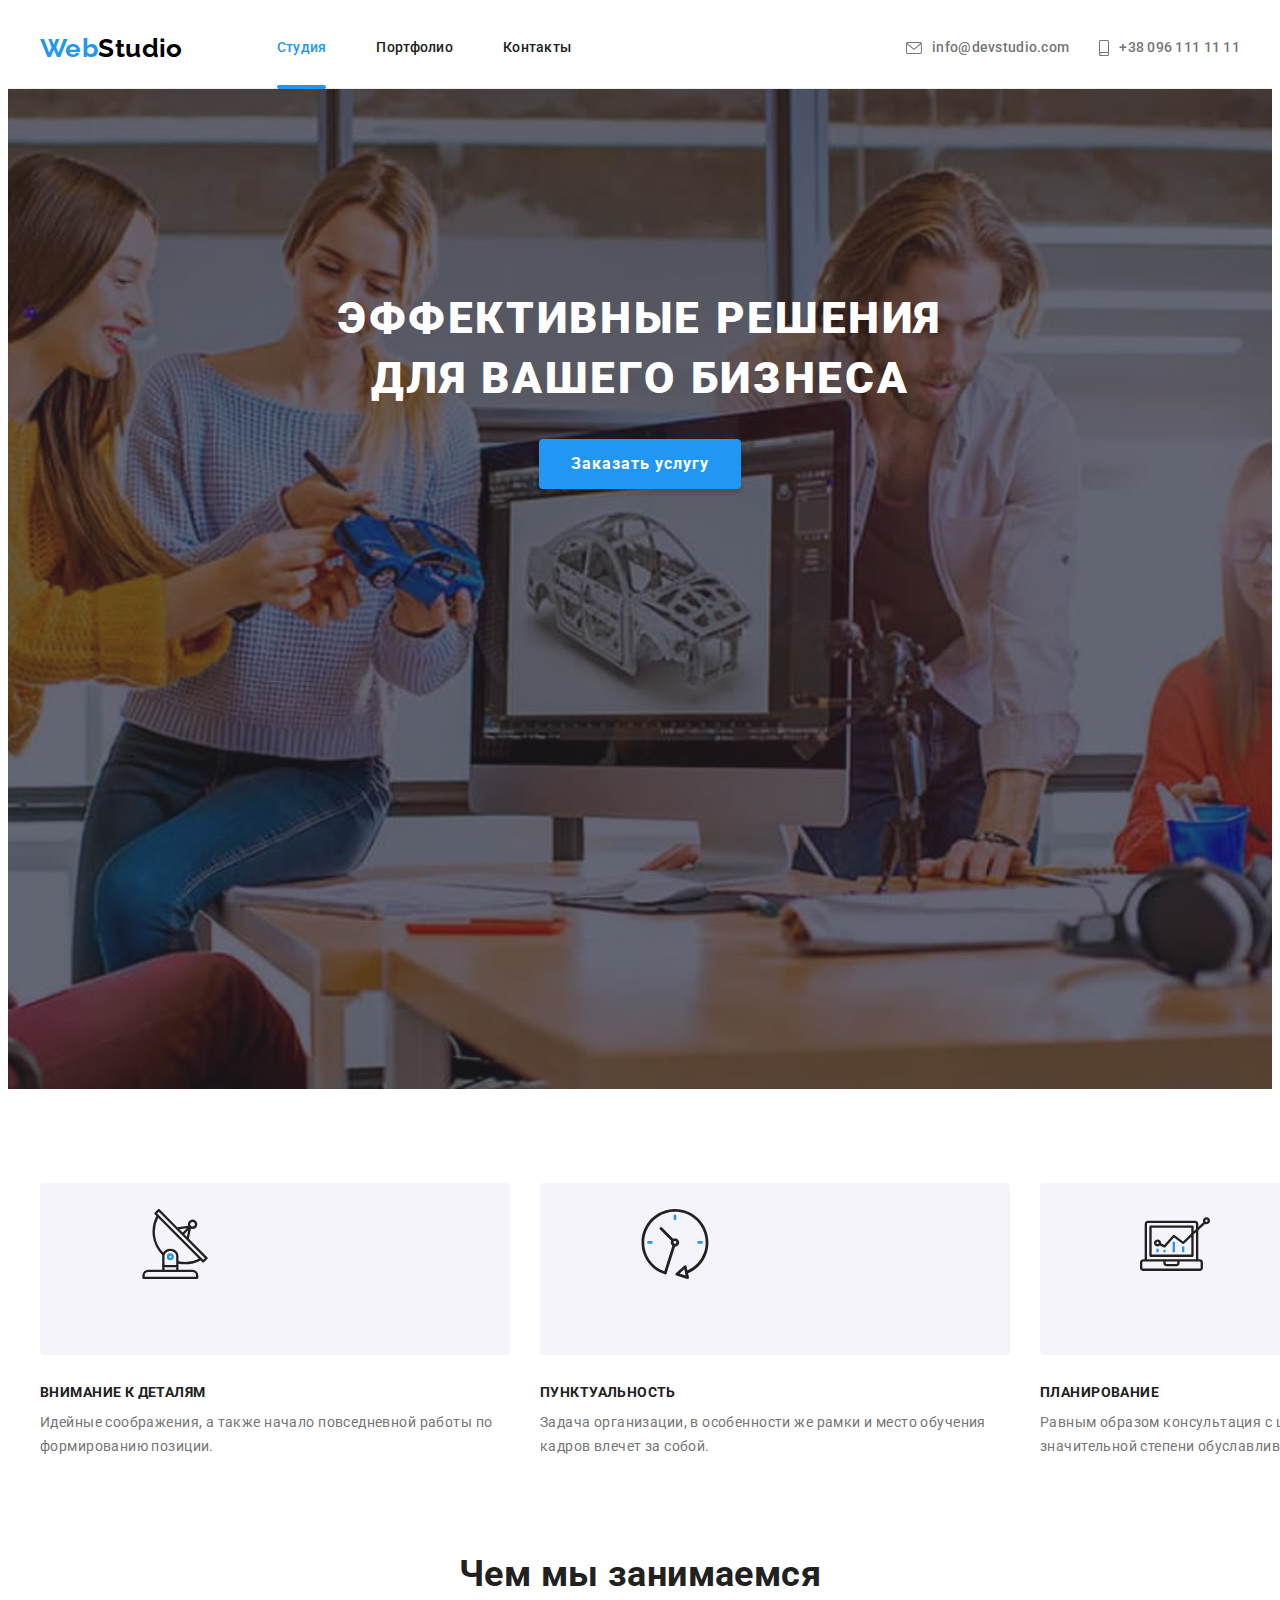
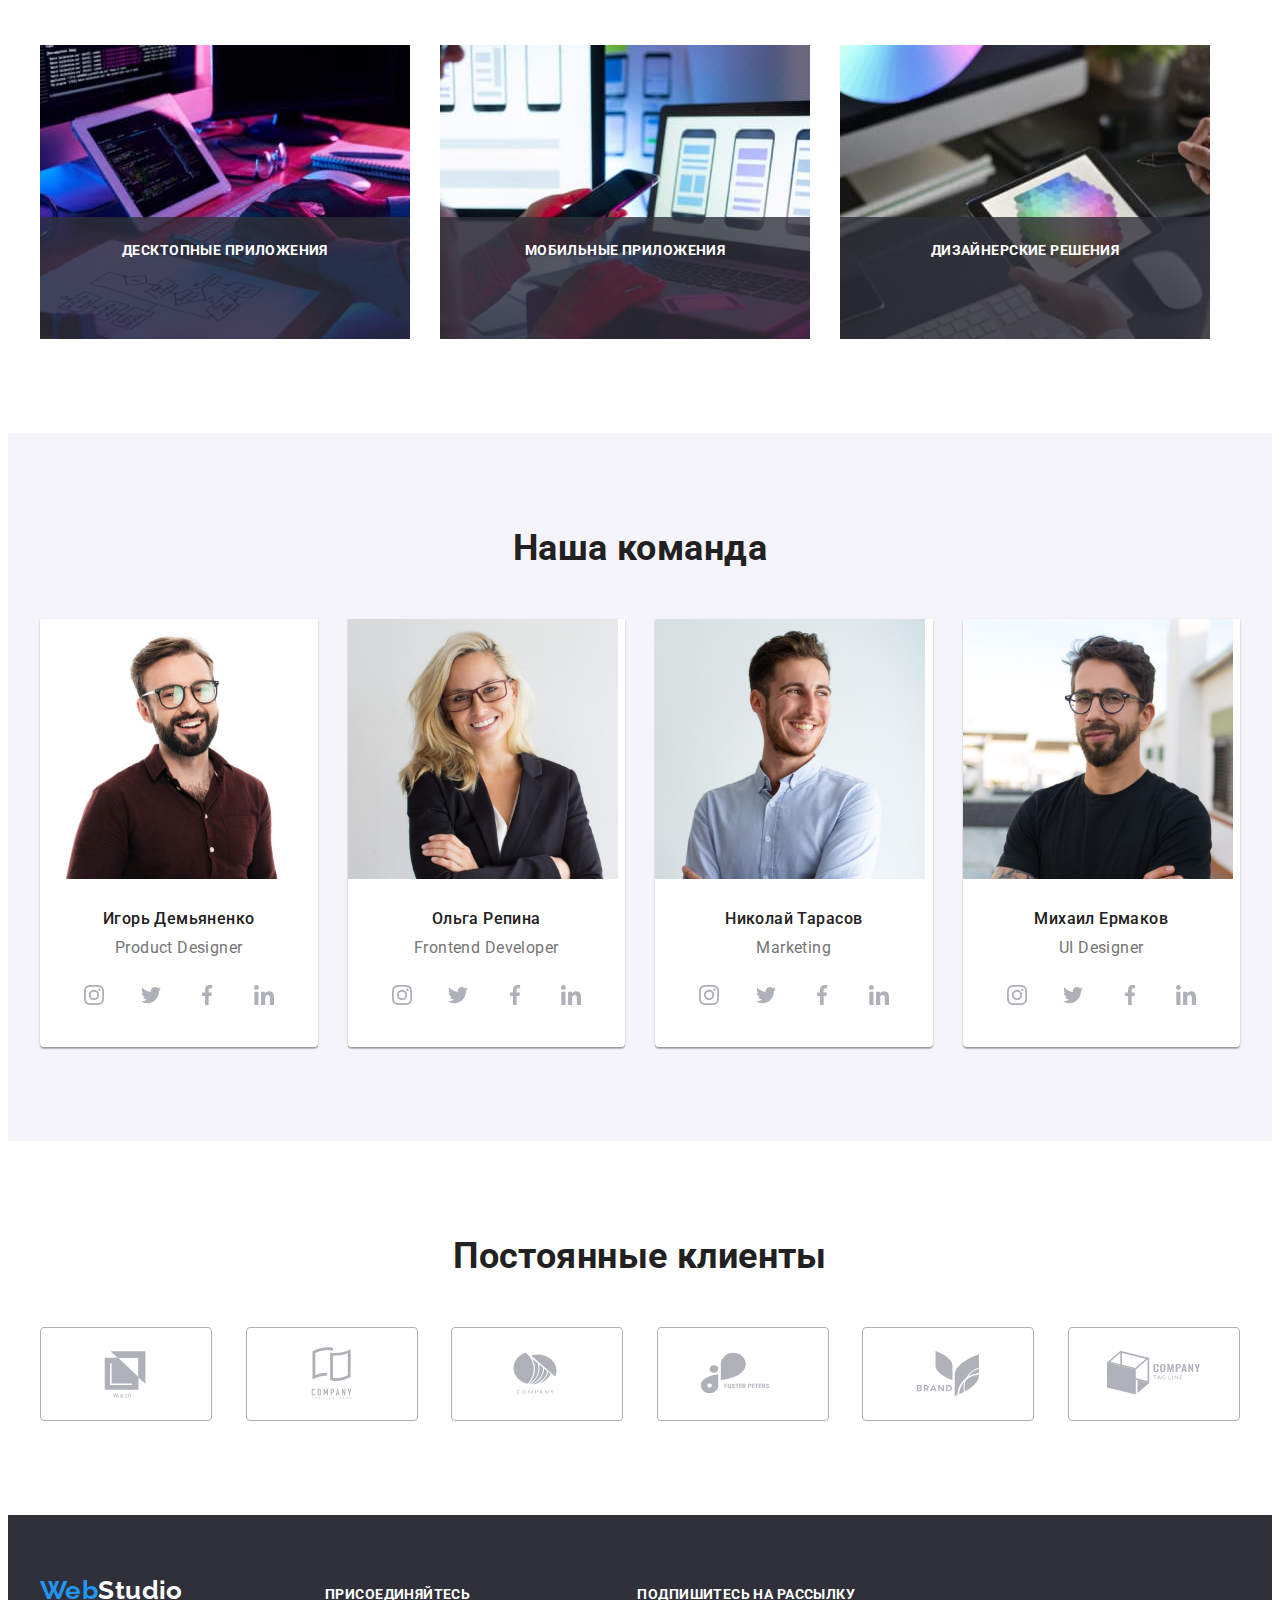
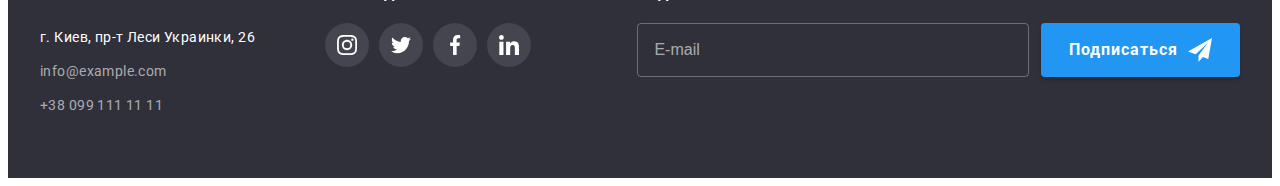
<file: index.html>
<!DOCTYPE html>
<html lang="ru">
<head>
  <meta charset="UTF-8">
  <meta http-equiv="X-UA-Compatible" content="IE=edge">
  <meta name="viewport" content="width=device-width, initial-scale=1.0">
  <title>Веб-студия</title>
  <link rel="preconnect" href="https://fonts.googleapis.com">
  <link rel="preconnect" href="https://fonts.gstatic.com" crossorigin>
  <link href="https://fonts.googleapis.com/css2?family=Raleway:wght@700&family=Roboto:wght@400;500;700;900&display=swap"
    rel="stylesheet">
  <link rel="stylesheet" href="https://cdnjs.cloudflare.com/ajax/libs/modern-normalize/1.1.0/modern-normalize.min.css"
      integrity="sha512-wpPYUAdjBVSE4KJnH1VR1HeZfpl1ub8YT/NKx4PuQ5NmX2tKuGu6U/JRp5y+Y8XG2tV+wKQpNHVUX03MfMFn9Q=="
      crossorigin="anonymous" referrerpolicy="no-referrer" />
  <link rel="stylesheet" href="./css/main.min.css">
</head>

<body>
  <header class="header">
    <div class="container header-container">
      <nav class="navigation">
        <a class="logo logo-header link" href="./index.html"><span class="accent">Web</span>Studio</a>
        <ul class="nav-list list">
          <li class="nav-list__item">
            <a class="nav-list__link link current" href="./index.html">Студия</a>
          </li>
          <li class="nav-list__item">
            <a class="nav-list__link link" href="./portfolio.html">Портфолио</a>
          </li>
          <li class="nav-list__item">
            <a class="nav-list__link link" href="">Контакты</a>
          </li>
        </ul> 
      </nav>
      
      <ul class="header-contact-list list">
        <li class="header-contact-list__item">
          <a class="header-contact-list__link link" href="mailto:info@devstudio.com">
            <svg class="contact-icon" width="16" height="12">
              <use href="./img/sprite.svg#icon-envelope"></use>
            </svg>
            info@devstudio.com
          </a>
        </li>
        <li class="header-contact-list__item">
          <a class="header-contact-list__link link" href="tel:+380961111111">
            <svg class="contact-icon" width="10" height="16">
              <use href="./img/sprite.svg#icon-smartphone"></use>
            </svg>
            +38 096 111 11 11
          </a>
        </li>
      </ul>
    </div>
  </header>

  <main>
    <!-- HERO -->
    <section class="hero overlay">
      <div class="container">
        <h1 class="main-title">Эффективные решения для вашего бизнеса</h1>
        <button class="button modal-btn" type="button" data-modal-open>Заказать услугу</button>
      </div>
    </section>

    <!-- ADVANTAGES -->
    <section class="advantages section">
      <div class="container">
        <h2 class="visually-hidden">Наши преимущества</h2>
        <ul class="advantages-list list">
          <li class="advantages-list__item">
            <div class="advantages-list__icon">
              <svg width="70" height="70">
                <use href="./img/sprite.svg#icon-antenna"></use>
              </svg>
            </div>
            <h3 class="advantages-list__title">Внимание к деталям</h3>
            <p class="advantages-list__description">Идейные соображения, а также начало повседневной работы по формированию позиции.
            </p>
          </li>

          <li class="advantages-list__item">
            <div class="advantages-list__icon">
              <svg width="70" height="70">
                <use href="./img/sprite.svg#icon-clock"></use>
              </svg>
            </div>
            <h3 class="advantages-list__title">Пунктуальность</h3>
            <p class="advantages-list__description">Задача организации, в особенности же рамки и место обучения кадров влечет за
              собой.</p>
          </li>

          <li class="advantages-list__item">
            <div class="advantages-list__icon">
              <svg width="70" height="70">
                <use href="./img/sprite.svg#icon-diagram"></use>
              </svg>
            </div>
            <h3 class="advantages-list__title">Планирование</h3>
            <p class="advantages-list__description">Равным образом консультация с широким активом в значительной степени
              обуславливает.</p>
          </li>

          <li class="advantages-list__item">
            <div class="advantages-list__icon">
              <svg width="70" height="70">
                <use href="./img/sprite.svg#icon-astronaut"></use>
              </svg>
            </div>
            <h3 class="advantages-list__title">Современные технологии</h3>
            <p class="advantages-list__description">Значимость этих проблем настолько очевидна, что реализация плановых заданий.</p>
          </li>
        </ul>
      </div>
      
    </section>

    <!-- ACTIVITY -->
    <section class="activity section">
      <div class="container">
        <h2 class="title">Чем мы занимаемся</h2>
        <ul class="activity-list list">
          <li class="activity-list__item">
            <div class="activity-list__photo-wrapper">
              <img class="activity-list__photo" src="./img/activity-1.jpg" alt="" width="370" height="294">
              <p class="activity-list__overlay">Десктопные приложения</p>
            </div>
          </li>
          <li class="activity-list__item">
            <div class="activity-list__photo-wrapper">
              <img class="activity-list__photo" src="./img/activity-2.jpg" alt="" width="370" height="294">
              <p class="activity-list__overlay">Мобильные приложения</p>
            </div>
          </li>
          <li class="activity-list__item">
            <div class="activity-list__photo-wrapper">
              <img class="activity-list__photo" src="./img/activity-3.jpg" alt="" width="370" height="294">
              <p class="activity-list__overlay">Дизайнерские решения</p>
            </div>
          </li>
        </ul>
      </div>
    </section>

    <!-- OUR TEAM -->
    <section class="team section">
      <div class="container">
        <h2 class="title">Наша команда</h2>
        <ul class="team-list list">
          <li class="team-list__item">
            <img class="team-list__photo" src="./img/team-1.jpg" alt="" width="270" height="260">
            <div class="team-list__description">
              <h3 class="team-list__name">Игорь Демьяненко</h3>
              <p class="team-list__position" lang="en">Product Designer</p>
              <ul class="social-list list">
                <li class="social-list__item">
                  <a class="social-list__link" href="">
                    <svg class="social-list__icon" width="20" height="20">
                      <use href="./img/sprite.svg#icon-instagram"></use>
                    </svg>
                  </a>
                </li>
              
                <li class="social-list__item">
                  <a class="social-list__link" href="">
                    <svg class="social-list__icon" width="20" height="20">
                      <use href="./img/sprite.svg#icon-twitter"></use>
                    </svg>
                  </a>
                </li>
              
                <li class="social-list__item">
                  <a class="social-list__link" href="">
                    <svg class="social-list__icon" width="20" height="20">
                      <use href="./img/sprite.svg#icon-facebook"></use>
                    </svg>
                  </a>
                </li>
              
                <li class="social-list__item">
                  <a class="social-list__link" href="">
                    <svg class="social-list__icon" width="20" height="20">
                      <use href="./img/sprite.svg#icon-linkedin"></use>
                    </svg>
                  </a>
                </li>
              </ul>
            </div>
          </li>

          <li class="team-list__item">
            <img class="team-list__photo" src="./img/team-2.jpg" alt="" width="270" height="260">
            <div class="team-list__description">
              <h3 class="team-list__name">Ольга Репина</h3>
              <p class="team-list__position" lang="en">Frontend Developer</p>
              <ul class="social-list list">
                <li class="social-list__item">
                  <a class="social-list__link" href="">
                    <svg class="social-list__icon" width="20" height="20">
                      <use href="./img/sprite.svg#icon-instagram"></use>
                    </svg>
                  </a>
                </li>
              
                <li class="social-list__item">
                  <a class="social-list__link" href="">
                    <svg class="social-list__icon" width="20" height="20">
                      <use href="./img/sprite.svg#icon-twitter"></use>
                    </svg>
                  </a>
                </li>
              
                <li class="social-list__item">
                  <a class="social-list__link" href="">
                    <svg class="social-list__icon" width="20" height="20">
                      <use href="./img/sprite.svg#icon-facebook"></use>
                    </svg>
                  </a>
                </li>
              
                <li class="social-list__item">
                  <a class="social-list__link" href="">
                    <svg class="social-list__icon" width="20" height="20">
                      <use href="./img/sprite.svg#icon-linkedin"></use>
                    </svg>
                  </a>
                </li>
              </ul>
            </div> 
          </li>

          <li class="team-list__item">
            <img class="team-list__photo" src="./img/team-3.jpg" alt="" width="270" height="260">
            <div class="team-list__description">
              <h3 class="team-list__name">Николай Тарасов</h3>
              <p class="team-list__position" lang="en">Marketing</p>
              <ul class="social-list list">
                <li class="social-list__item">
                  <a class="social-list__link" href="">
                    <svg class="social-list__icon" width="20" height="20">
                      <use href="./img/sprite.svg#icon-instagram"></use>
                    </svg>
                  </a>
                </li>
              
                <li class="social-list__item">
                  <a class="social-list__link" href="">
                    <svg class="social-list__icon" width="20" height="20">
                      <use href="./img/sprite.svg#icon-twitter"></use>
                    </svg>
                  </a>
                </li>
              
                <li class="social-list__item">
                  <a class="social-list__link" href="">
                    <svg class="social-list__icon" width="20" height="20">
                      <use href="./img/sprite.svg#icon-facebook"></use>
                    </svg>
                  </a>
                </li>
              
                <li class="social-list__item">
                  <a class="social-list__link" href="">
                    <svg class="social-list__icon" width="20" height="20">
                      <use href="./img/sprite.svg#icon-linkedin"></use>
                    </svg>
                  </a>
                </li>
              </ul>
            </div>  
          </li>

          <li class="team-list__item">
            <img class="team-list__photo" src="./img/team-4.jpg" alt="" width="270" height="260">
            <div class="team-list__description">
              <h3 class="team-list__name">Михаил Ермаков</h3>
              <p class="team-list__position" lang="en">UI Designer</p>
              <ul class="social-list list">
                <li class="social-list__item">
                  <a class="social-list__link" href="">
                    <svg class="social-list__icon" width="20" height="20">
                      <use href="./img/sprite.svg#icon-instagram"></use>
                    </svg>
                  </a>
                </li>
              
                <li class="social-list__item">
                  <a class="social-list__link" href="">
                    <svg class="social-list__icon" width="20" height="20">
                      <use href="./img/sprite.svg#icon-twitter"></use>
                    </svg>
                  </a>
                </li>
              
                <li class="social-list__item">
                  <a class="social-list__link" href="">
                    <svg class="social-list__icon" width="20" height="20">
                      <use href="./img/sprite.svg#icon-facebook"></use>
                    </svg>
                  </a>
                </li>
              
                <li class="social-list__item">
                  <a class="social-list__link" href="">
                    <svg class="social-list__icon" width="20" height="20">
                      <use href="./img/sprite.svg#icon-linkedin"></use>
                    </svg>
                  </a>
                </li>
              </ul>
            </div> 
          </li>
        </ul>
      </div>
    </section>


<!-- REGULAR COSTUMERS -->
    
    <section class="costumers section">
      <div class="container">
        <h2 class="title">Постоянные клиенты</h2>
        <ul class="costumers-list list">
          <li class="costumers-list-item">
            <a class="costumers-list-link" href="">
              <svg class="costumers-list-icon" width="106" height="60">
                <use href="./img/sprite.svg#icon-logo-a"></use>
              </svg>
            </a>
          </li>

          <li class="costumers-list-item">
            <a class="costumers-list-link" href="">
              <svg class="costumers-list-icon" width="106" height="60">
                <use href="./img/sprite.svg#icon-logo-b"></use>
              </svg>
            </a>
          </li>

          <li class="costumers-list-item">
            <a class="costumers-list-link" href="">
              <svg class="costumers-list-icon" width="106" height="60">
                <use href="./img/sprite.svg#icon-logo-c"></use>
              </svg>
            </a>
          </li>

          <li class="costumers-list-item">
            <a class="costumers-list-link" href="">
              <svg class="costumers-list-icon" width="106" height="60">
                <use href="./img/sprite.svg#icon-logo-d"></use>
              </svg>
            </a>
          </li>

          <li class="costumers-list-item">
            <a class="costumers-list-link" href="">
              <svg class="costumers-list-icon" width="106" height="60">
                <use href="./img/sprite.svg#icon-logo-e"></use>
              </svg>
            </a>
          </li>

          <li class="costumers-list-item">
            <a class="costumers-list-link" href="">
              <svg class="costumers-list-icon" width="106" height="60">
                <use href="./img/sprite.svg#icon-logo-f"></use>
              </svg>
            </a>
          </li>
        </ul>
      </div>
    </section>
  </main>

<!-- FOOTER -->

  <footer class="footer">
    <div class="container footer-container">
      <div class="adress">
        <a class="logo logo-footer link" href="./index.html"><span class="accent">Web</span>Studio</a>
        <address>
          <ul class="adress-list list">
            <li class="adress-list-item">
              <a class="adress-list-link link" href="">г. Киев, пр-т Леси Украинки, 26</a>
            </li>
            <li class="adress-list-item">
              <a class="adress-list-link-contact link" href="mailto:info@example.com">info@example.com</a>
            </li>
            <li class="adress-list-item">
              <a class="adress-list-link-contact link" href="tel:+380991111111">+38 099 111 11 11</a>
            </li>
          </ul>
        </address>
      </div>

      <div class="join-icons">
        <strong class="join-title">присоединяйтесь</strong>
        <ul class="footer-social-list list">
          <li class="footer-social-list__item">
            <a class="social-list__link footer-social-list__link" href="">
              <svg class="footer-social-list__icon" width="20" height="20">
                <use href="./img/sprite.svg#icon-instagram"></use>
              </svg>
            </a>
          </li>

          <li class="footer-social-list__item">
            <a class="social-list__link footer-social-list__link" href="">
              <svg class="footer-social-list__icon" width="20" height="20">
                <use href="./img/sprite.svg#icon-twitter"></use>
              </svg>
            </a>
          </li>

          <li class="footer-social-list__item">
            <a class="social-list__link footer-social-list__link" href="">
              <svg class="footer-social-list__icon" width="20" height="20">
                <use href="./img/sprite.svg#icon-facebook"></use>
              </svg>
            </a>
          </li>

          <li class="footer-social-list__item">
            <a class="social-list__link footer-social-list__link" href="">
              <svg class="footer-social-list__icon" width="20" height="20">
                <use href="./img/sprite.svg#icon-linkedin"></use>
              </svg>
            </a>
          </li>
        </ul>
      </div>

      <div class="subscribe-form">
        <strong class="join-title">Подпишитесь на рассылку</strong>
        <form class="subscribe-form-wrapper">
          <input class="subscribe-form-input" type="email" name="subscribe-email" placeholder="E-mail" required>
          <button class="subscribe-form-btn" type="submit">Подписаться
            <svg class="subscribe-form-btn-icon" width="24" height="24">
              <use href="./img/sprite.svg#send-icon"></use>
            </svg>
          </button>
        </form>
      </div>

    </div> 
  </footer>

<!-- MODAL -->

<div class="backdrop is-hidden" data-modal>
  <div class="modal">
    <button type="button" class="modal-close-btn" data-modal-close>
      <svg class="modal-close-icon" width="18" height="18">
        <use href="./img/sprite.svg#close-icon"></use>
      </svg>
    </button>
    <form class="contact-form">
      <strong class="contact-form-title">Оставьте свои данные, мы вам перезвоним</strong>
      <label class="contact-form-field">
        <span class="contact-form-field-title">Имя</span>
        <span class="contact-form-input-wrapper">
          <input class="contact-form-input" type="text" name="user-name" required>
          <svg class="contact-form-icon" width="18" height="18">
            <use href="./img/sprite.svg#modal-icon-person"></use>
          </svg>
        </span>
      </label>
      <label class="contact-form-field">
        <span class="contact-form-field-title">Телефон</span>
        <span class="contact-form-input-wrapper">
          <input class="contact-form-input" type="email" name="user-phone" required>
          <svg class="contact-form-icon" width="18" height="18">
            <use href="./img/sprite.svg#modal-icon-phone"></use>
          </svg>
        </span>
      </label>
      <label class="contact-form-field">
        <span class="contact-form-field-title">Почта</span>
        <span class="contact-form-input-wrapper">
          <input class="contact-form-input" type="tel" name="user-email" required>
          <svg class="contact-form-icon" width="18" height="18">
            <use href="./img/sprite.svg#modal-icon-email"></use>
          </svg>
        </span>   
      </label>
      <textarea class="contact-form-message" name="user-message" placeholder="Введите текст"></textarea>
      <div class="contact-form-checkbox-wrapper">
        <input class="contact-form-checkbox visually-hidden" id="policy-checkbox" type="checkbox" name="accept-policy" required>
        <label for="policy-checkbox" class="contact-form-chackbox-label">Соглашаюсь с рассылкой и принимаю&nbsp;
          <a class="contact-form-link" href="">Условия договора</a>
          </label>
      </div>
      <button type="submit" class="button contact-form-submit-btn">Отправить</button>
    </form>
  </div>
</div>

<script src="./js/modal.js"></script>

</body>
</html>
</file>
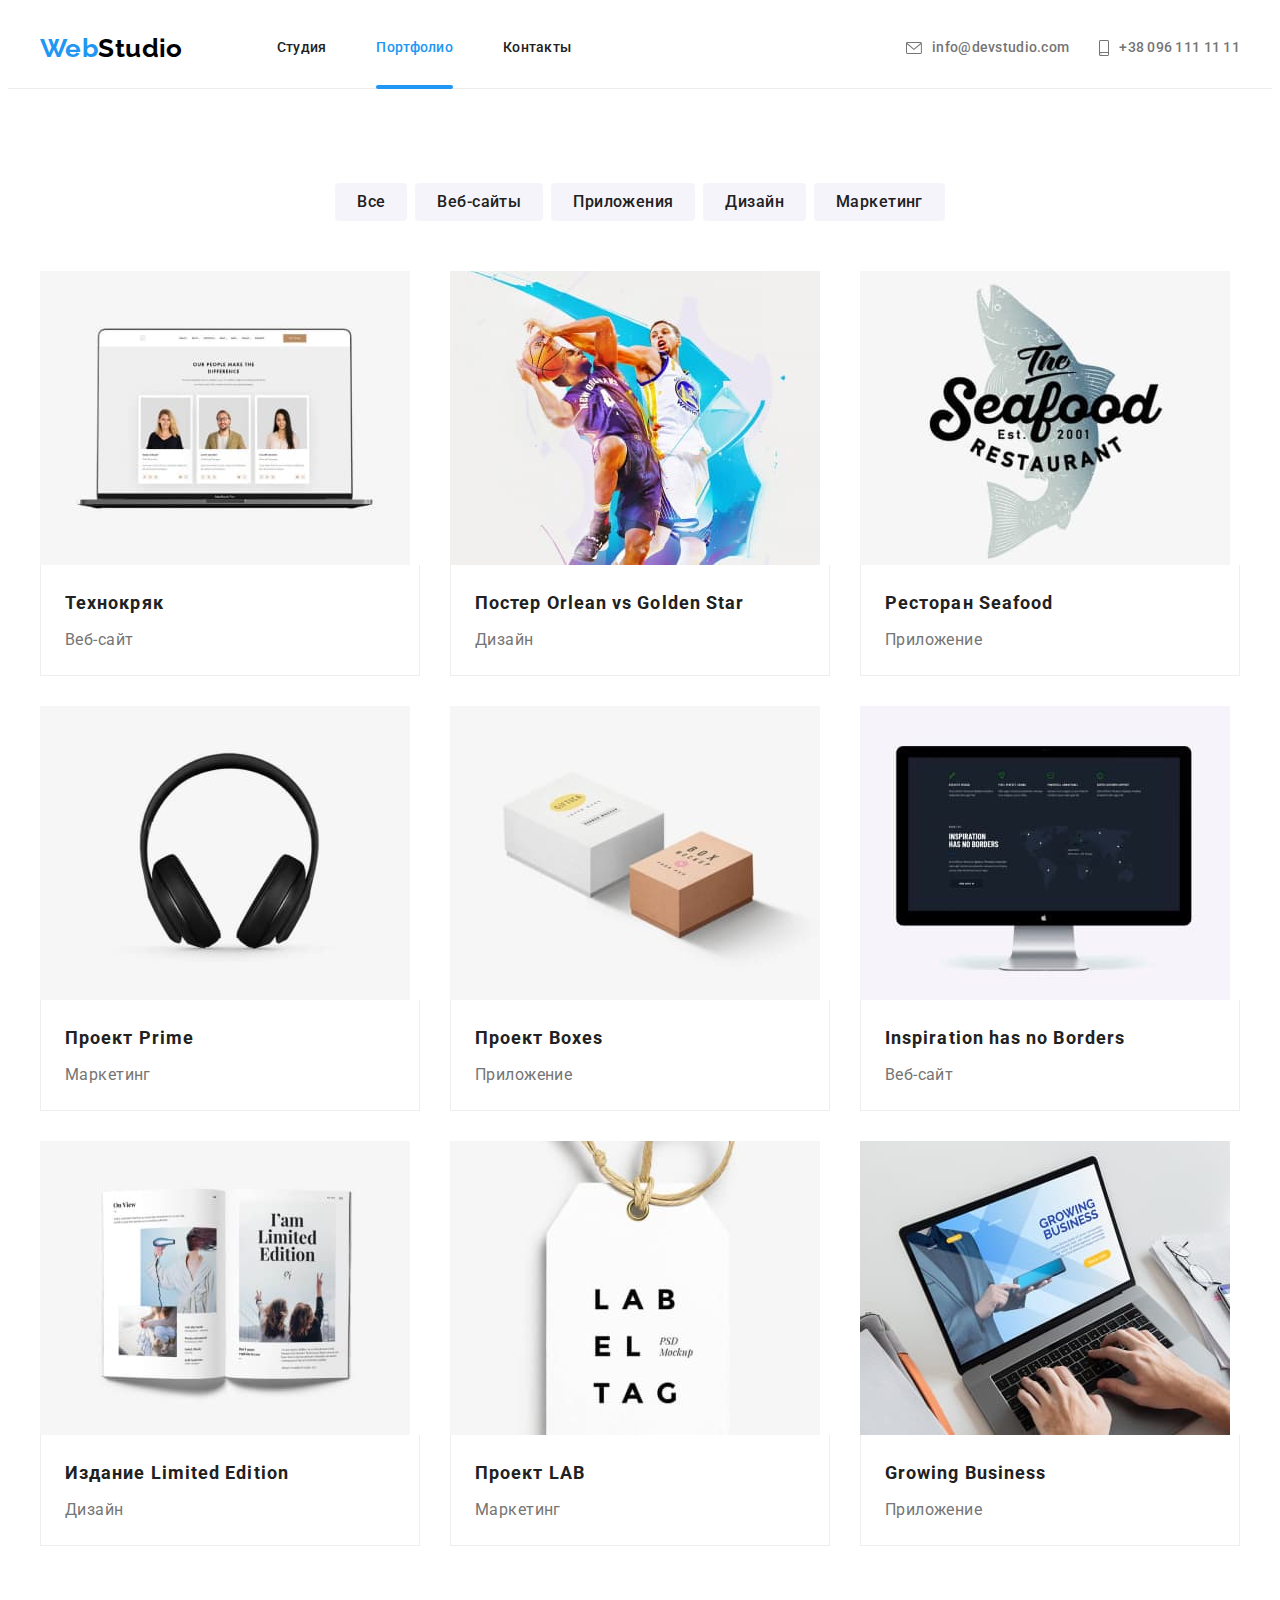
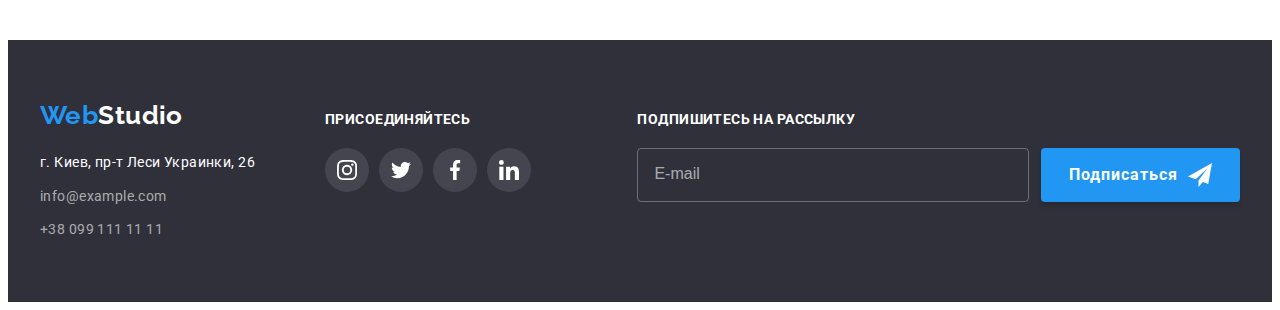
<file: portfolio.html>
<!DOCTYPE html>
<html lang="ru">

<head>
  <meta charset="UTF-8">
  <meta http-equiv="X-UA-Compatible" content="IE=edge">
  <meta name="viewport" content="width=device-width, initial-scale=1.0">
  <title>Веб-студия</title>
  <link rel="preconnect" href="https://fonts.googleapis.com">
  <link rel="preconnect" href="https://fonts.gstatic.com" crossorigin>
  <link href="https://fonts.googleapis.com/css2?family=Raleway:wght@700&family=Roboto:wght@400;500;700;900&display=swap"
    rel="stylesheet">
  <link rel="stylesheet" href="https://cdnjs.cloudflare.com/ajax/libs/modern-normalize/1.1.0/modern-normalize.min.css"
      integrity="sha512-wpPYUAdjBVSE4KJnH1VR1HeZfpl1ub8YT/NKx4PuQ5NmX2tKuGu6U/JRp5y+Y8XG2tV+wKQpNHVUX03MfMFn9Q=="
      crossorigin="anonymous" referrerpolicy="no-referrer" />
  <link rel="stylesheet" href="./css/main.min.css">
</head>

<body>
  <header class="header">
<div class="container header-container">
  <nav class="navigation">
    <a class="logo logo-header link" href="./index.html"><span class="accent">Web</span>Studio</a>
    <ul class="nav-list list">
      <li class="nav-list__item">
        <a class="nav-list__link link" href="./index.html">Студия</a>
      </li>
      <li class="nav-list__item">
        <a class="nav-list__link link current" href="./portfolio.html">Портфолио</a>
      </li>
      <li class="nav-list__item">
        <a class="nav-list__link link" href="">Контакты</a>
      </li>
    </ul>
  </nav>
  
  <ul class="header-contact-list list">
    <li class="header-contact-list__item">
      <a class="header-contact-list__link link" href="mailto:info@devstudio.com">
        <svg class="contact-icon" width="16" height="12">
          <use href="./img/sprite.svg#icon-envelope"></use>
        </svg>
        info@devstudio.com
      </a>
    </li>
    <li class="header-contact-list__item">
      <a class="header-contact-list__link link" href="tel:+380961111111">
        <svg class="contact-icon" width="10" height="16">
          <use href="./img/sprite.svg#icon-smartphone"></use>
        </svg>
        +38 096 111 11 11
      </a>
    </li>
  </ul>
</div>
  </header>

  <main>

    <!-- PORTFOLIO -->

    <section class="portfolio section">
      <div class="container">
        <h1 class="visually-hidden">Портфолио</h1>
        <ul class="filter-list list">
          <li class="filter-list-item">
            <button class="filter-button" type="button">Все</button>
          </li>
          <li class="filter-list-item">
            <button class="filter-button" type="button">Веб-сайты</button>
          </li>
          <li class="filter-list-item">
            <button class="filter-button" type="button">Приложения</button>
          </li>
          <li class="filter-list-item">
            <button class="filter-button" type="button">Дизайн</button>
          </li>
          <li class="filter-list-item">
            <button class="filter-button" type="button">Маркетинг</button>
          </li>
        </ul>
        
        <ul class="portfolio-list list">
          <li class="portfolio-list-item">
            <a class="portfolio-list-link link" href="">
              <div class="portfolio-list-img-wrapper">
                <img class="portfolio-list-img" src="./img/portfolio-1.jpg" alt="фото ноутбук" width="370">
                <p class="overlay-portfolio">Ресурс предлагает комплексные предложения с разным уровнем функционала и сервисов. Все это позволит посетителю получить
                исчерпывающие сведения о компании или частном лице.</p>
              </div>
              <div class="portfolio-content">
                <h2 class="portfolio-list-title">Технокряк</h2>
                <p class="portfolio-list-description">Веб-сайт</p>
              </div>
            </a>
          </li>

          <li class="portfolio-list-item">
            <a class="portfolio-list-link link" href="">
              <div class="portfolio-list-img-wrapper">
                <img class="portfolio-list-img" src="./img/portfolio-2.jpg" alt="постер баскетбол" width="370">
                <p class="overlay-portfolio">Ресурс предлагает комплексные предложения с разным уровнем функционала и сервисов. Все это позволит посетителю получить
                исчерпывающие сведения о компании или частном лице.</p>
              </div>
              <div class="portfolio-content">
                <h2 class="portfolio-list-title">Постер <span lang="en">Orlean vs Golden Star</span></h2>
                <p class="portfolio-list-description">Дизайн</p>
              </div>
            </a>
          </li>

          <li class="portfolio-list-item">
            <a class="portfolio-list-link link" href="">
              <div class="portfolio-list-img-wrapper">
                <img class="portfolio-list-img" src="./img/portfolio-3.jpg" alt="лого ресторана" width="370">
                <p class="overlay-portfolio">Ресурс предлагает комплексные предложения с разным уровнем функционала и сервисов. Все это
                позволит посетителю получить исчерпывающие сведения о компании или частном лице.</p>
              </div>
              <div class="portfolio-content">
                <h2 class="portfolio-list-title">Ресторан <span lang="en">Seafood</span></h2>
                <p class="portfolio-list-description">Приложение</p>
              </div>
            </a>
          </li>

          <li class="portfolio-list-item">
            <a class="portfolio-list-link link" href="">
              <div class="portfolio-list-img-wrapper">
                <img class="portfolio-list-img" src="./img/portfolio-4.jpg" alt="фото наушники" width="370">
                <p class="overlay-portfolio">Ресурс предлагает комплексные предложения с разным уровнем функционала и сервисов. Все это
                позволит посетителю получить исчерпывающие сведения о компании или частном лице.</p>
              </div>
              <div class="portfolio-content">
                <h2 class="portfolio-list-title">Проект <span lang="en">Prime</span></h2>
                <p class="portfolio-list-description">Маркетинг</p>
              </div> 
            </a>
          </li>

          <li class="portfolio-list-item">
            <a class="portfolio-list-link link" href="">
              <div class="portfolio-list-img-wrapper">
                <img class="portfolio-list-img" src="./img/portfolio-5.jpg" alt="фото коробки" width="370">
                <p class="overlay-portfolio">Ресурс предлагает комплексные предложения с разным уровнем функционала и сервисов. Все это
                позволит посетителю получить исчерпывающие сведения о компании или частном лице.</p>
              </div>
              <div class="portfolio-content">
                <h2 class="portfolio-list-title">Проект <span lang="en">Boxes</span></h2>
                <p class="portfolio-list-description">Приложение</p>
              </div>
            </a>
          </li>

          <li class="portfolio-list-item">
            <a class="portfolio-list-link link" href="">
              <div class="portfolio-list-img-wrapper">
                <img class="portfolio-list-img" src="./img/portfolio-6.jpg" alt="фото монитор" width="370">
                <p class="overlay-portfolio">Ресурс предлагает комплексные предложения с разным уровнем функционала и сервисов. Все это
                позволит посетителю получить исчерпывающие сведения о компании или частном лице.</p>
              </div>
              <div class="portfolio-content">
                <h2 class="portfolio-list-title" lang="en">Inspiration has no Borders</h2>
                <p class="portfolio-list-description">Веб-сайт</p>
              </div>
            </a>
          </li>

          <li class="portfolio-list-item">
            <a class="portfolio-list-link link" href="">
              <div class="portfolio-list-img-wrapper">
                <img class="portfolio-list-img" src="./img/portfolio-7.jpg" alt="фото книга" width="370">
                <p class="overlay-portfolio">Ресурс предлагает комплексные предложения с разным уровнем функционала и сервисов. Все это
                позволит посетителю получить исчерпывающие сведения о компании или частном лице.</p>
              </div>
              <div class="portfolio-content">
                <h2 class="portfolio-list-title">Издание <span lang="en">Limited Edition</span></h2>
                <p class="portfolio-list-description">Дизайн</p>
              </div>
            </a>
          </li>

          <li class="portfolio-list-item">
            <a class="portfolio-list-link link" href="">
              <div class="portfolio-list-img-wrapper">
                <img class="portfolio-list-img" src="./img/portfolio-8.jpg" alt="фото ярлык" width="370">
                <p class="overlay-portfolio">Ресурс предлагает комплексные предложения с разным уровнем функционала и сервисов. Все это
                позволит посетителю получить исчерпывающие сведения о компании или частном лице.</p>
              </div>
              <div class="portfolio-content">
                <h2 class="portfolio-list-title">Проект <span lang="en">LAB</span></h2>
                <p class="portfolio-list-description">Маркетинг</p>
              </div>
            </a>
          </li>

          <li class="portfolio-list-item">
            <a class="portfolio-list-link link" href="">
              <div class="portfolio-list-img-wrapper">
                <img class="portfolio-list-img" src="./img/portfolio-9.jpg" alt="фото ноутбук" width="370">
                <p class="overlay-portfolio">Ресурс предлагает комплексные предложения с разным уровнем функционала и сервисов. Все это
                позволит посетителю получить исчерпывающие сведения о компании или частном лице.</p>
              </div>
              <div class="portfolio-content">
                <h2 class="portfolio-list-title" lang="en">Growing Business</h2>
                <p class="portfolio-list-description">Приложение</p>
              </div>
            </a>
          </li>
        </ul>
      </div>
    </section>
  </main>

  <footer class="footer">
    <div class="container footer-container">
      <div class="adress">
        <a class="logo logo-footer link" href="./index.html"><span class="accent">Web</span>Studio</a>
        <address>
          <ul class="adress-list list">
            <li class="adress-list-item">
              <a class="adress-list-link link" href="">г. Киев, пр-т Леси Украинки, 26</a>
            </li>
            <li class="adress-list-item">
              <a class="adress-list-link-contact link" href="mailto:info@example.com">info@example.com</a>
            </li>
            <li class="adress-list-item">
              <a class="adress-list-link-contact link" href="tel:+380991111111">+38 099 111 11 11</a>
            </li>
          </ul>
        </address>
      </div>
  
      <div class="join-icons">
        <strong class="join-title">присоединяйтесь</strong>
        <ul class="footer-social-list list">
          <li class="footer-social-list__item">
            <a class="social-list__link footer-social-list__link" href="">
              <svg class="footer-social-list__icon" width="20" height="20">
                <use href="./img/sprite.svg#icon-instagram"></use>
              </svg>
            </a>
          </li>
  
          <li class="footer-social-list__item">
            <a class="social-list__link footer-social-list__link" href="">
              <svg class="footer-social-list__icon" width="20" height="20">
                <use href="./img/sprite.svg#icon-twitter"></use>
              </svg>
            </a>
          </li>
  
          <li class="footer-social-list__item">
            <a class="social-list__link footer-social-list__link" href="">
              <svg class="footer-social-list__icon" width="20" height="20">
                <use href="./img/sprite.svg#icon-facebook"></use>
              </svg>
            </a>
          </li>
  
          <li class="footer-social-list__item">
            <a class="social-list__link footer-social-list__link" href="">
              <svg class="footer-social-list__icon" width="20" height="20">
                <use href="./img/sprite.svg#icon-linkedin"></use>
              </svg>
            </a>
          </li>
        </ul>
      </div>
  
      <div class="subscribe-form">
        <strong class="join-title">Подпишитесь на рассылку</strong>
        <form class="subscribe-form-wrapper">
          <input class="subscribe-form-input" type="email" name="subscribe-email" placeholder="E-mail" required>
          <button class="subscribe-form-btn" type="submit">Подписаться
            <svg class="subscribe-form-btn-icon" width="24" height="24">
              <use href="./img/sprite.svg#send-icon"></use>
            </svg>
          </button>
        </form>
      </div>
      
    </div>
  </footer>
</body>

</html>
</file>
<file: css/main.min.css>
:root{--primary-font-family: Roboto, sans-serif;--secondary-font-family: Raleway, sans-serif;--primary-text-color-theme-dark: #ffffff;--secondary-text-color-theme-dark: rgba(255, 255, 255, 0.6);--primary-text-color-theme-light: #212121;--secondary-text-color-theme-light: #757575;--accent-color: #2196f3;--logo-header-text-color: #000000;--primary-background-color: #ffffff;--secondary-background-color: #2f303a;--editional-background-color: #f5f4fa;--hero-background-color: #c4c4c4;--modal-btn-hover-color: #188ce8;--portfolio-cards-border-color: #eeeeee;--icon-color: #afb1b8;--input-border-color: rgba(33, 33, 33, 0.2)}.visually-hidden{position:absolute;width:1px;height:1px;margin:-1px;padding:0;overflow:hidden;border:0;clip:rect(0 0 0 0)}body{font-family:var(--primary-font-family);font-size:14px;letter-spacing:0.03em;color:var(--primary-text-color-theme-light);background-color:var(--primary-background-color)}h1,h2,h3,p{margin-top:0;margin-bottom:0}ul,ol{margin-top:0;margin-bottom:0;padding-left:0}img{display:block;max-width:100%;height:auto}.list{list-style:none}.link{text-decoration:none}.section{padding-top:94px;padding-bottom:94px}.container{width:1200px;padding-left:15px;padding-right:15px;margin-left:auto;margin-right:auto}.logo{font-family:var(--secondary-font-family);font-weight:700;font-size:26px;line-height:1.19}.accent{font-family:var(--secondary-font-family);font-weight:700;font-size:26px;line-height:1.19;color:var(--accent-color)}.title{font-size:36px;line-height:1.17;text-align:center;margin-bottom:50px}.button{display:block;align-items:center;border:none;border-radius:4px;box-shadow:0px 4px 4px rgba(0,0,0,0.15);cursor:pointer;font-family:inherit;font-weight:700;font-size:16px;line-height:1.87;letter-spacing:0.06em;color:var(--primary-text-color-theme-dark);background-color:var(--accent-color);transition:background-color 250ms cubic-bezier(0.4, 0, 0.2, 1)}.button:hover,.button:focus{background-color:var(--modal-btn-hover-color)}.social-list__link{display:flex;align-items:center;justify-content:center;width:44px;height:44px;border-radius:50%;transition:background-color 250ms cubic-bezier(0.4, 0, 0.2, 1)}.social-list__link:hover,.social-list__link:focus{background-color:var(--accent-color)}.backdrop{position:fixed;top:0;left:0;width:100vw;height:100vh;background-color:rgba(0,0,0,0.2);transition:opacity 250ms cubic-bezier(0.4, 0, 0.2, 1),visibility 250ms cubic-bezier(0.4, 0, 0.2, 1)}.backdrop.is-hidden{opacity:0;visibility:hidden;pointer-events:none}.modal{padding:40px;width:528px;height:580px;background-color:var(--primary-background-color);box-shadow:0px 1px 3px rgba(0,0,0,0.12),0px 1px 1px rgba(0,0,0,0.14),0px 2px 1px rgba(0,0,0,0.2);border-radius:4px;position:absolute;top:50%;left:50%;transform:translate(-50%, -50%)}.modal-close-btn{position:absolute;top:8px;right:8px;display:flex;align-items:center;justify-content:center;padding:0px;width:30px;height:30px;background-color:var(--primary-background-color);border:1px solid rgba(0,0,0,0.1);border-radius:50%;cursor:pointer;transition:fill 250ms cubic-bezier(0.4, 0, 0.2, 1)}.modal-close-btn:hover,.modal-close-btn:focus .modal-close-icon{fill:var(--accent-color)}.contact-form-title{display:block;margin-bottom:12px;font-weight:700;font-size:20px;line-height:1.15;text-align:center;color:var(--primary-text-color-theme-light)}.contact-form-field{display:block}.contact-form-field-title{display:block;margin-bottom:4px;font-weight:400;font-size:12px;line-height:1.17;letter-spacing:0.01em;color:var(--secondary-text-color-theme-light)}.contact-form-input-wrapper{position:relative;display:block;margin-bottom:10px}.contact-form-input{padding-left:42px;width:100%;height:40px;border:1px solid var(--input-border-color);border-radius:4px;transition:border-color 250ms cubic-bezier(0.4, 0, 0.2, 1),fill 250ms cubic-bezier(0.4, 0, 0.2, 1)}.contact-form-input:focus{outline:none;border-color:var(--accent-color)}.contact-form-icon{position:absolute;top:50%;left:12px;transform:translateY(-50%)}.contact-form-input:focus+.contact-form-icon{fill:var(--accent-color)}.contact-form-message{width:100%;height:120px;padding:12px 16px;margin-bottom:20px;border:1px solid var(--input-border-color);border-radius:4px;resize:none;transition:border-color 250ms cubic-bezier(0.4, 0, 0.2, 1)}.contact-form-message::placeholder{font-weight:400;font-size:14px;line-height:1.14;letter-spacing:0.01em;color:rgba(117,117,117,0.5)}.contact-form-message:focus{outline:none;border-color:var(--accent-color)}.contact-form-checkbox-wrapper{display:flex;justify-content:center;margin-bottom:30px}.contact-form-chackbox-label{display:flex;align-items:center;font-weight:400;font-size:14px;line-height:1.71;color:var(--secondary-text-color-theme-light)}.contact-form-chackbox-label::before{display:inline-block;width:16px;height:15px;border:2px solid #212121;border-radius:2px;cursor:pointer;content:"";margin-right:8px}.contact-form-checkbox:checked+.contact-form-chackbox-label::before{background-image:url(../img/checkbox-icon.svg);background-repeat:no-repeat;background-position:center;background-color:var(--accent-color);border:none;filter:drop-shadow(0px 4px 4px rgba(0,0,0,0.25));transition:background-image 250ms cubic-bezier(0.4, 0, 0.2, 1),background-color 250ms cubic-bezier(0.4, 0, 0.2, 1),filter 250ms cubic-bezier(0.4, 0, 0.2, 1)}.contact-form-submit-btn{margin:0 auto;padding:10px 56px}.contact-form-link{font-weight:400;font-size:14px;line-height:1.71;color:var(--accent-color)}.header{border-bottom:1px solid #ececec}.header-container{display:flex;align-items:center}.navigation{display:flex;align-items:center}.nav-list{display:flex;align-items:center}.logo-header{margin-right:94px;color:var(--logo-header-text-color)}.nav-list__item:not(:last-child){margin-right:50px}.nav-list__link{position:relative;display:block;padding-top:32px;padding-bottom:32px;color:inherit;font-weight:500;line-height:1.14;letter-spacing:0.02em;transition:color 250ms cubic-bezier(0.4, 0, 0.2, 1)}.nav-list__link:hover,.nav-list__link:focus{color:var(--accent-color)}.nav-list__link.current::after{content:"";position:absolute;bottom:-1px;left:0;width:100%;height:4px;background-color:var(--accent-color);border-radius:2px}.link.current{color:var(--accent-color)}.header-contact-list{display:flex;align-items:center;margin-left:auto}.header-contact-list__item{display:flex;align-items:center}.header-contact-list__item:not(:last-child){margin-right:30px}.header-contact-list__link{display:flex;align-items:center;padding-top:32px;padding-bottom:32px;font-weight:500;line-height:1.14;letter-spacing:0.02em;color:var(--secondary-text-color-theme-light);transition:color 250ms cubic-bezier(0.4, 0, 0.2, 1)}.header-contact-list__link:hover,.header-contact-list__link:focus{color:var(--accent-color)}.contact-icon{margin-right:10px;fill:currentColor;transition:fill 250ms cubic-bezier(0.4, 0, 0.2, 1)}.header-contact-list__link:hover .contact-icon,.header-contact-list__link:focus .contact-icon{fill:var(--accent-color)}.hero{padding-top:200px;padding-bottom:200px;text-align:center;max-width:1600px;height:600px;margin-left:auto;margin-right:auto;background-color:var(--hero-background-color);background-image:linear-gradient(to right, rgba(47,48,58,0.4), rgba(47,48,58,0.4)),url("../img/hero-img.jpg");background-repeat:no-repeat;background-size:cover;background-position:center}.main-title{margin:0 auto;width:696px;font-weight:900;font-size:44px;line-height:1.36;text-align:center;letter-spacing:0.06em;text-transform:uppercase;color:var(--primary-text-color-theme-dark)}.modal-btn{margin-left:auto;margin-right:auto;margin-top:30px;padding:10px 32px}.advantages-list{display:flex}.advantages-list__item{flex-basis:calc((100% - 3 * 30px) / 4)}.advantages-list__item:not(:last-child){margin-right:30px}.advantages-list__icon{width:270px;height:120px;padding:26px 100px;margin-bottom:30px;border-radius:4px;background-color:var(--editional-background-color)}.advantages-list__title{margin-bottom:10px;font-size:inherit;line-height:1.14;text-transform:uppercase}.advantages-list__description{font-weight:400;line-height:1.71;color:var(--secondary-text-color-theme-light)}.activity{padding-top:0}.activity-list{display:flex;flex-wrap:wrap;margin-top:-30px;margin-left:-30px}.activity-list__item{margin-top:30px;margin-left:30px}.activity-list__photo-wrapper{position:relative}.activity-list__overlay{position:absolute;left:0;bottom:0;width:100%;height:70px;padding-top:26px;padding-bottom:26px;background-color:rgba(47,48,58,0.8);font-family:var(--primary-font-family);font-weight:700;line-height:1.14;text-align:center;text-transform:uppercase;color:var(--primary-text-color-theme-dark)}.team{background-color:var(--editional-background-color)}.team-list{display:flex;flex-wrap:wrap;margin-top:-30px;margin-left:-30px}.team-list__item{margin-top:30px;margin-left:30px;box-shadow:0px 1px 3px rgba(0,0,0,0.12),0px 1px 1px rgba(0,0,0,0.14),0px 2px 1px rgba(0,0,0,0.2);border-radius:0px 0px 4px 4px;flex-basis:calc((100% - 4 * 30px) / 4);background-color:var(--primary-background-color)}.team-list__description{padding:30px 32px}.team-list__name{font-weight:500;font-size:16px;line-height:1.19;text-align:center}.team-list__position{margin-top:10px;margin-bottom:16px;font-weight:400;font-size:16px;line-height:1.19;text-align:center;color:var(--secondary-text-color-theme-light)}.social-list{display:flex;justify-content:space-between}.social-list__icon{fill:var(--icon-color);transition:fill 250ms cubic-bezier(0.4, 0, 0.2, 1)}.social-list__link:hover .social-list__icon,.social-list__link:focus .social-list__icon{fill:var(--primary-text-color-theme-dark)}.costumers-list{display:flex;justify-content:space-between}.costumers-list-link{display:flex;align-items:center;justify-content:center;width:170px;height:92px;border:1px solid var(--icon-color);border-radius:4px;transition:border-color 250ms cubic-bezier(0.4, 0, 0.2, 1)}.costumers-list-link:hover,.costumers-list-link:focus{border-color:var(--accent-color)}.costumers-list-icon{fill:var(--icon-color);transition:fill 250ms cubic-bezier(0.4, 0, 0.2, 1)}.costumers-list-link:hover .costumers-list-icon,.costumers-list-link:focus .costumers-list-icon{fill:var(--accent-color)}.filter-list{display:flex;justify-content:center;margin-bottom:50px}.filter-list-item:not(:last-child){margin-right:8px}.filter-button{padding:6px 22px;border:none;border-radius:4px;font-family:inherit;font-weight:500;font-size:16px;line-height:1.62;text-align:center;letter-spacing:inherit;color:inherit;background-color:var(--editional-background-color);cursor:pointer;transition:box-shadow 250ms cubic-bezier(0.4, 0, 0.2, 1),background-color 250ms cubic-bezier(0.4, 0, 0.2, 1),color 250ms cubic-bezier(0.4, 0, 0.2, 1)}.filter-button:hover,.filter-button:focus{background-color:var(--accent-color);color:var(--primary-text-color-theme-dark);box-shadow:0px 3px 1px rgba(0,0,0,0.1),0px 1px 2px rgba(0,0,0,0.08),0px 2px 2px rgba(0,0,0,0.12)}.portfolio-list{display:flex;flex-wrap:wrap;margin-top:-30px;margin-left:-30px}.portfolio-list-item{margin-top:30px;margin-left:30px;flex-basis:calc((100% - 3 * 30px) / 3)}.portfolio-list-link{display:block}.portfolio-list-link:hover{box-shadow:0px 1px 1px rgba(0,0,0,0.12),0px 4px 4px rgba(0,0,0,0.06),1px 4px 6px rgba(0,0,0,0.16)}.portfolio-list-img-wrapper{position:relative;overflow:hidden}.overlay-portfolio{position:absolute;top:0;left:0;width:100%;height:100%;padding:63px 24px;font-weight:400;font-size:18px;line-height:1.56;color:var(--primary-text-color-theme-dark);background-color:rgba(33,150,243,0.9);overflow:auto;transform:translateY(100%);transition:transform 250ms cubic-bezier(0.4, 0, 0.2, 1)}.portfolio-list-link:hover .overlay-portfolio,.portfolio-list-link:focus .overlay-portfolio{transform:translateY(0%)}.portfolio-content{padding:20px 24px;border-top:none;border-right:1px solid var(--portfolio-cards-border-color);border-bottom:1px solid var(--portfolio-cards-border-color);border-left:1px solid var(--portfolio-cards-border-color)}.portfolio-list-title{margin-bottom:4px;font-size:18px;line-height:2;letter-spacing:0.06em;color:var(--primary-text-color-theme-light)}.portfolio-list-description{font-weight:400;font-size:16px;line-height:1.87;color:var(--secondary-text-color-theme-light)}.footer{background-color:var(--secondary-background-color)}.footer-container{display:flex;align-items:baseline;padding-top:60px;padding-bottom:60px}.logo-footer{color:var(--primary-text-color-theme-dark)}.container .adress:not(:last-child){margin-right:70px}.adress-list{margin-top:20px}.adress-list-item:not(:first-child){margin-top:10px}.adress-list-link{font-style:normal;font-weight:400;line-height:1.71;color:var(--primary-text-color-theme-dark);transition:color 250ms cubic-bezier(0.4, 0, 0.2, 1)}.adress-list-link:hover,.adress-list-link:focus{color:var(--accent-color)}.adress-list-link-contact{font-style:normal;font-weight:400;line-height:1.71;color:var(--secondary-text-color-theme-dark);transition:color 250ms cubic-bezier(0.4, 0, 0.2, 1)}.adress-list-link-contact:hover,.adress-list-link-contact:focus{color:var(--accent-color)}.join-title{display:block;margin-bottom:20px;font-size:inherit;line-height:1.14;text-transform:uppercase;color:var(--primary-text-color-theme-dark)}.footer-social-list{display:flex;width:206px;margin:o auto;justify-content:space-between}.footer-social-list__link{background-color:rgba(255,255,255,0.1)}.footer-social-list__icon{fill:var(--primary-text-color-theme-dark)}.subscribe-form{margin-left:auto}.subscribe-form-wrapper{display:flex}.subscribe-form-input{width:358px;height:50px;border:1px solid rgba(255,255,255,0.3);border-radius:4px;background-color:transparent;color:var(--primary-text-color-theme-dark);padding-left:16px;padding-right:16px;margin-right:12px}.subscribe-form-input::placeholder{font-weight:400;font-size:16px;line-height:1.25;color:rgba(255,255,255,0.6)}.subscribe-form-btn{display:flex;align-items:center;background-color:var(--accent-color);box-shadow:0px 4px 4px rgba(0,0,0,0.15);border:none;border-radius:4px;padding:10px 28px;cursor:pointer;font-family:inherit;font-weight:700;font-size:16px;line-height:1.87;letter-spacing:0.06em;color:var(--primary-text-color-theme-dark);transition:background-color 250ms cubic-bezier(0.4, 0, 0.2, 1)}.subscribe-form-btn:hover,.subscribe-form-btn:focus{background-color:var(--modal-btn-hover-color)}.subscribe-form-btn-icon{fill:var(--primary-text-color-theme-dark);margin-left:10px}
/*# sourceMappingURL=main.min.css.map */
</file>
